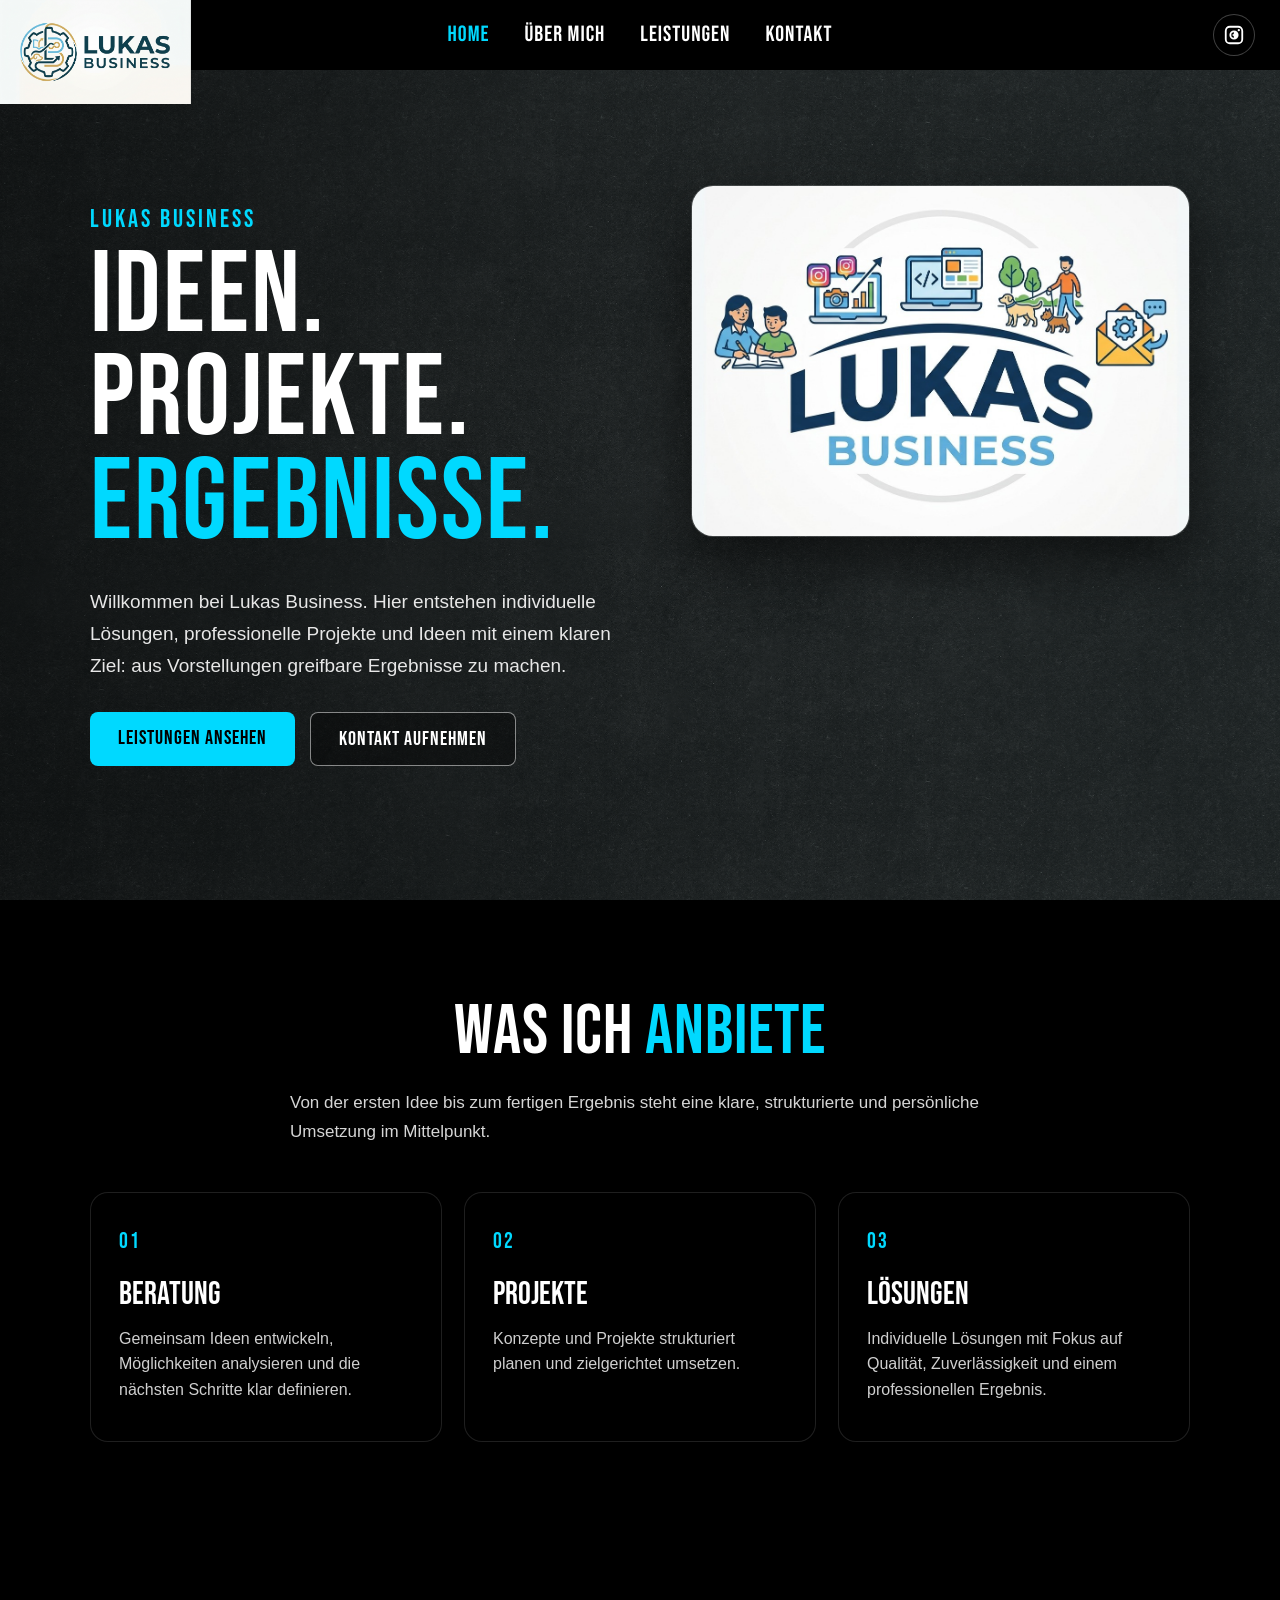
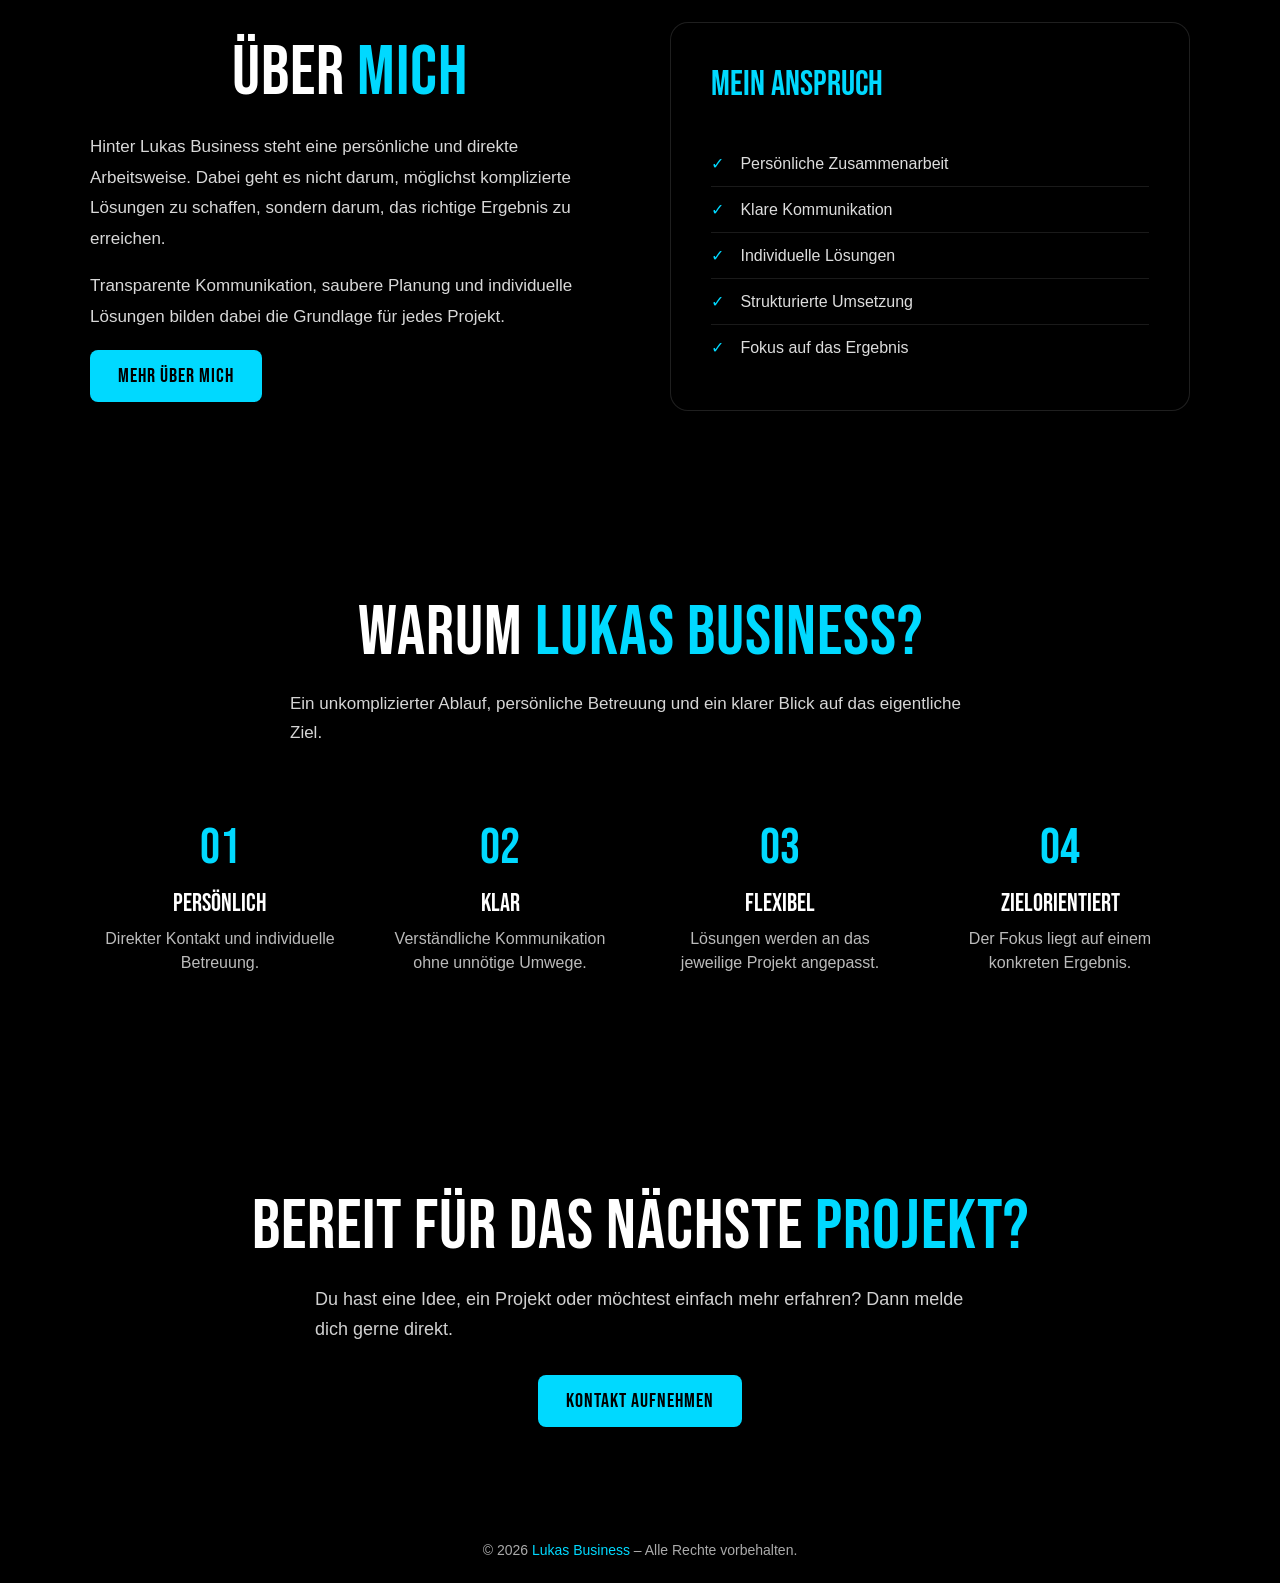
<file: index.html>
<!DOCTYPE html>

<html lang="de">
<head>

  <meta charset="UTF-8">

  <meta name="viewport" content="width=device-width, initial-scale=1.0">

  <title>Lukas Business</title>

  <link rel="icon" type="image/jpg" href="tabbild.jpg">

  <link rel="preconnect" href="https://fonts.googleapis.com">
  <link rel="preconnect" href="https://fonts.gstatic.com" crossorigin>

  <link
    href="https://fonts.googleapis.com/css2?family=Bebas+Neue&display=swap"
    rel="stylesheet"
  >

  <style>

    /* =========================
       GRUNDLAGEN
    ========================= */

    * {
      box-sizing: border-box;
    }

    html {
      scroll-behavior: smooth;
      margin: 0;
      padding: 0;
      background-color: #000;
    }

    body {
      margin: 0;
      padding: 0;

      font-family: Arial, sans-serif;

      background-color: #000;
      background-image: url("backgroundimage.jpg");
      background-size: cover;
      background-position: center;
      background-attachment: fixed;
      background-repeat: no-repeat;

      min-height: 100vh;

      color: white;
      color-scheme: dark;

      -webkit-font-smoothing: antialiased;
      text-rendering: optimizeLegibility;
    }

    /* =========================
       LINKS
    ========================= */

    a {
      -webkit-tap-highlight-color: transparent;
      -webkit-touch-callout: none;
      -webkit-user-select: none;
      user-select: none;
    }

    a:focus,
    a:active,
    a:visited {
      outline: none;
      text-decoration: none;
    }

    /* =========================
       NAVIGATION
    ========================= */

    nav {
      position: fixed;

      top: 0;
      left: 0;

      z-index: 1000;

      width: 100%;
      height: 70px;

      background-color: rgba(0, 0, 0, 0.75);

      padding: 0 30px;

      display: flex;
      align-items: center;
    }

    nav ul {
      list-style: none;

      display: flex;

      justify-content: center;
      align-items: center;

      gap: 35px;

      width: 100%;

      margin: 0;
      padding: 0;
    }

    nav li {
      margin: 0;
      padding: 0;
    }

    nav a {
      display: inline-block;

      font-family: "Bebas Neue", sans-serif;

      text-decoration: none;
      color: white;

      font-size: 22px;
      line-height: 70px;

      letter-spacing: 1px;

      font-weight: 400;
      font-style: normal;

      font-synthesis: none;
      font-variation-settings: normal;

      -webkit-tap-highlight-color: transparent;
      -webkit-font-smoothing: antialiased;

      text-rendering: geometricPrecision;

      transition: color 0.25s ease;

      outline: none;
    }

    nav a:hover {
      color: #00d9ff;
    }

    nav a:focus,
    nav a:active {
      outline: none;
      text-decoration: none;
    }

    nav a.active {
      color: #00d9ff;
    }

    /* =========================
       INSTAGRAM IM MENÜ
    ========================= */

    .instagram-link {
      position: absolute;

      top: 50%;
      right: 25px;

      transform: translateY(-50%);

      width: 42px;
      height: 42px;

      display: flex;
      align-items: center;
      justify-content: center;

      color: white;

      text-decoration: none;

      border: 1px solid rgba(255, 255, 255, 0.25);
      border-radius: 50%;

      background: rgba(0, 0, 0, 0.35);

      transition:
        color 0.25s ease,
        border-color 0.25s ease,
        background-color 0.25s ease;

      z-index: 1002;

      outline: none;
    }

    .instagram-link svg {
      width: 22px;
      height: 22px;

      display: block;

      fill: currentColor;
    }

    .instagram-link:hover {
      color: #00d9ff;

      border-color: #00d9ff;

      background: rgba(0, 0, 0, 0.65);
    }

    .instagram-link:focus,
    .instagram-link:active,
    .instagram-link:visited {
      outline: none;
      text-decoration: none;
    }

    /* =========================
       LOGO
    ========================= */

    .logo {
      position: absolute;

      top: 0;
      left: 0;

      width: 250px;
      height: 104px;

      object-fit: contain;
      object-position: left center;

      display: block;

      z-index: 1001;

      pointer-events: none;
    }

    /* =========================
       HERO / HOME
    ========================= */

    .hero {
      min-height: calc(100svh - 70px);

      display: flex;
      align-items: center;

      position: relative;

      overflow: hidden;

      margin-top: 70px;
    }

    .hero::before {
      content: "";

      position: absolute;

      inset: 0;

      background:
        linear-gradient(
          90deg,
          rgba(0, 0, 0, 0.55) 0%,
          rgba(0, 0, 0, 0.35) 45%,
          rgba(0, 0, 0, 0.15) 100%
        );

      z-index: 0;
    }

    .hero-content {
      position: relative;

      z-index: 1;

      width: min(1100px, 90%);

      margin: 0 auto;

      padding: 30px 0;

      display: grid;

      grid-template-columns: 1.05fr 0.95fr;

      align-items: center;

      gap: 50px;
    }

    /* =========================
       HERO BILD
    ========================= */

    .hero-image {
      width: 100%;

      max-width: 520px;

      justify-self: end;

      display: block;

      transform: translateY(-124px);

      border-radius: 22px;

      object-fit: cover;

      box-shadow:
        0 25px 60px rgba(0, 0, 0, 0.55);

      border: 1px solid rgba(255, 255, 255, 0.15);
    }

    /* =========================
       HERO TEXT
    ========================= */

    .hero-small {
      font-family: "Bebas Neue", sans-serif;

      color: #00d9ff;

      font-size: 25px;

      letter-spacing: 3px;

      margin-bottom: 10px;
    }

    .hero h1 {
      font-family: "Bebas Neue", sans-serif;

      font-size: clamp(60px, 9vw, 120px);

      line-height: 0.9;

      font-weight: 400;

      letter-spacing: 2px;

      margin: 0;

      max-width: 900px;
    }

    .hero h1 span {
      color: #00d9ff;
    }

    .hero-text {
      max-width: 650px;

      font-size: 19px;

      line-height: 1.7;

      color: #e7e7e7;

      margin: 30px 0;
    }

    /* =========================
       BUTTONS
    ========================= */

    .buttons {
      display: flex;

      gap: 15px;

      flex-wrap: wrap;
    }

    .button {
      display: inline-block;

      padding: 14px 28px;

      border-radius: 8px;

      text-decoration: none;

      font-family: "Bebas Neue", sans-serif;

      font-size: 20px;

      letter-spacing: 1px;

      font-weight: 400;

      transition:
        background-color 0.3s ease,
        color 0.3s ease,
        border-color 0.3s ease,
        transform 0.3s ease;

      -webkit-tap-highlight-color: transparent;

      outline: none;
    }

    .button-primary {
      background: #00d9ff;

      color: black;
    }

    .button-primary:hover {
      background: white;

      transform: translateY(-2px);
    }

    .button-primary:focus,
    .button-primary:active,
    .button-primary:visited {
      outline: none;

      font-weight: 400;

      text-decoration: none;
    }

    .button-secondary {
      color: white;

      border: 1px solid rgba(255, 255, 255, 0.5);

      background: rgba(0, 0, 0, 0.35);
    }

    .button-secondary:hover {
      border-color: #00d9ff;

      color: #00d9ff;

      transform: translateY(-2px);
    }

    .button-secondary:focus,
    .button-secondary:active,
    .button-secondary:visited {
      outline: none;

      font-weight: 400;

      text-decoration: none;
    }

    /* =========================
       ALLGEMEINE SEKTIONEN
    ========================= */

    section {
      padding: 90px 20px;

      position: relative;
    }

    .section-container {
      width: min(1100px, 100%);

      margin: auto;
    }

    .section-title {
      font-family: "Bebas Neue", sans-serif;

      font-size: clamp(42px, 6vw, 70px);

      font-weight: 400;

      margin: 0 0 15px;

      letter-spacing: 1px;
      text-align: center;
    }

    .section-title span {
      color: #00d9ff;
    }

    .section-intro {
      max-width: 700px;

      color: #d5d5d5;

      font-size: 17px;

      line-height: 1.7;
      

      margin: 0 auto 45px;
    }

    /* =========================
       LEISTUNGEN
    ========================= */

    .services-section {
      background: rgba(0, 0, 0, 0.58);

      backdrop-filter: blur(8px);

      -webkit-backdrop-filter: blur(8px);
    }

    .cards {
      display: grid;

      grid-template-columns: repeat(3, 1fr);

      gap: 22px;
    }

    .card {
      background: rgba(0, 0, 0, 0.65);

      border: 1px solid rgba(255, 255, 255, 0.12);

      border-radius: 18px;

      padding: 35px 28px;

      min-height: 250px;

      transition:
        transform 0.3s ease,
        border-color 0.3s ease,
        background 0.3s ease;
    }

    .card:hover {
      transform: translateY(-7px);

      border-color: rgba(0, 217, 255, 0.55);

      background: rgba(0, 0, 0, 0.78);
    }

    .card-number {
      font-family: "Bebas Neue", sans-serif;

      color: #00d9ff;

      font-size: 22px;

      letter-spacing: 2px;
    }

    .card h3 {
      font-family: "Bebas Neue", sans-serif;

      font-size: 32px;

      font-weight: 400;

      margin: 20px 0 12px;
    }

    .card p {
      color: #cfcfcf;

      line-height: 1.6;

      margin: 0;
    }

    /* =========================
       ÜBER MICH
    ========================= */

    .about-section {
      background: rgba(0, 0, 0, 0.35);
    }

    .about-grid {
      display: grid;

      grid-template-columns: 1fr 1fr;

      gap: 60px;

      align-items: center;
    }

    .about-text p {
      color: #d8d8d8;

      line-height: 1.8;

      font-size: 17px;
    }

    .about-box {
      background: rgba(0, 0, 0, 0.68);

      border-radius: 18px;

      padding: 40px;

      border: 1px solid rgba(255, 255, 255, 0.12);

      backdrop-filter: blur(8px);

      -webkit-backdrop-filter: blur(8px);
    }

    .about-box h3 {
      font-family: "Bebas Neue", sans-serif;

      color: #00d9ff;

      font-size: 35px;

      font-weight: 400;

      margin-top: 0;
    }

    .about-box ul {
      list-style: none;

      padding: 0;

      margin: 0;
    }

    .about-box li {
      padding: 13px 0;

      border-bottom: 1px solid rgba(255, 255, 255, 0.1);

      color: #ddd;
    }

    .about-box li:last-child {
      border-bottom: none;
    }

    .about-box li::before {
      content: "✓";

      color: #00d9ff;

      margin-right: 12px;
    }

    /* =========================
       VORTEILE
    ========================= */

    .advantages-section {
      background: rgba(0, 0, 0, 0.62);

      backdrop-filter: blur(8px);

      -webkit-backdrop-filter: blur(8px);
    }

    .advantages {
      display: grid;

      grid-template-columns: repeat(4, 1fr);

      gap: 20px;
    }

    .advantage {
      text-align: center;

      padding: 30px 15px;
    }

    .advantage-number {
      font-family: "Bebas Neue", sans-serif;

      font-size: 50px;

      color: #00d9ff;

      line-height: 1;
    }

    .advantage h3 {
      font-family: "Bebas Neue", sans-serif;

      font-size: 25px;

      font-weight: 400;

      margin: 15px 0 8px;
    }

    .advantage p {
      color: #bbb;

      line-height: 1.5;

      margin: 0;
    }

    /* =========================
       CTA
    ========================= */

    .cta-section {
      text-align: center;

      background:
        linear-gradient(
          rgba(0, 0, 0, 0.75),
          rgba(0, 0, 0, 0.82)
        );
    }

    .cta-section .section-container {
      max-width: 850px;
    }

    .cta-section p {
      color: #d0d0d0;

      font-size: 18px;

      line-height: 1.7;

      margin: 0 auto 30px;

      max-width: 650px;
      text-align: left;
    }

    /* =========================
       FOOTER
    ========================= */

    footer {
      background: rgba(0, 0, 0, 0.82);

      padding: 25px 20px;

      text-align: center;

      color: #aaa;

      font-size: 14px;
    }

    footer span {
      color: #00d9ff;
    }

    /* =========================
       TABLET / MOBILE
    ========================= */

    @media (max-width: 700px) {

      body {
        background-attachment: scroll;

        background-position: center top;
      }

      /* =========================
         MOBILE NAVIGATION
      ========================= */

      nav {
        height: 60px;

        padding: 0 8px;
      }

      nav ul {
        display: flex;

        flex-direction: row;

        justify-content: flex-end;

        align-items: center;

        gap: 10px;

        width: 100%;

        margin: 0;

        padding: 0 48px 0 90px;
      }

      nav a {
        font-size: 16px;

        line-height: 60px;

        letter-spacing: 0;

        font-weight: 400;
      }

      nav a:hover {
        color: #00d9ff;
      }

      nav a.active {
        color: #00d9ff;
      }

      /* =========================
         MOBILE INSTAGRAM
      ========================= */

      .instagram-link {
        width: 36px;
        height: 36px;

        right: 8px;
      }

      .instagram-link svg {
        width: 19px;
        height: 19px;
      }

      /* =========================
         MOBILE LOGO
      ========================= */

      .logo {
        top: 0;

        left: 0;

        width: 135px;

        height: 58px;

        object-fit: contain;

        object-position: left center;
      }

      /* =========================
         MOBILE HERO
      ========================= */

      .hero {
        min-height: auto;

        margin-top: 60px;

        padding: 40px 0 60px;
      }

      .hero-content {
        width: calc(100% - 36px);

        max-width: 500px;

        margin: 0 auto;

        padding: 20px 0;

        display: flex;

        flex-direction: column;

        gap: 35px;

        align-items: center;
      }

      .hero-text-content {
        width: 100%;

        text-align: center;
      }

      .hero-small {
        font-size: 19px;

        letter-spacing: 2px;

        margin-bottom: 12px;
      }

      .hero h1 {
        font-size: clamp(52px, 15vw, 72px);

        line-height: 0.9;

        letter-spacing: 1px;
      }

      .hero-text {
        max-width: 100%;

        font-size: 16px;

        line-height: 1.65;

        margin: 25px 0;
      }

      .buttons {
        width: 100%;

        display: flex;

        flex-direction: column;

        gap: 12px;
      }

      .button {
        width: 100%;

        text-align: center;

        padding: 14px 20px;

        font-size: 19px;
      }

      .hero-image {
        order: 2;

        justify-self: center;

        width: 100%;

        max-width: 360px;

        transform: none;

        border-radius: 18px;
      }

      /* =========================
         LEISTUNGEN
      ========================= */

      .cards {
        grid-template-columns: 1fr;

        gap: 18px;
      }

      .card {
        min-height: auto;

        padding: 28px 22px;
      }

      /* =========================
         ÜBER MICH
      ========================= */

      .about-grid {
        grid-template-columns: 1fr;

        gap: 35px;
      }

      .about-box {
        padding: 30px 24px;
      }

      /* =========================
         VORTEILE
      ========================= */

      .advantages {
        grid-template-columns: repeat(2, 1fr);

        gap: 10px;
      }

      .advantage {
        padding: 25px 10px;
      }

      /* =========================
         ALLGEMEINE SEKTIONEN
      ========================= */

      section {
        padding: 70px 20px;
      }

      .section-intro {
        font-size: 16px;

        margin-bottom: 35px;
      }

      .about-text p {
        font-size: 16px;
      }

      .cta-section p {
        font-size: 16px;
      }
    }

    /* =========================
       SEHR KLEINE HANDYS
    ========================= */

    @media (max-width: 450px) {

      /* =========================
         INSTAGRAM
      ========================= */

      .instagram-link {
        width: 34px;
        height: 34px;

        right: 7px;
      }

      .instagram-link svg {
        width: 18px;
        height: 18px;
      }

      /* =========================
         NAVIGATION
      ========================= */

      nav {
        height: 50px;

        padding: 0 6px;
      }

      nav ul {
        gap: 7px;

        padding: 0 42px 0 75px;
      }

      nav a {
        font-size: 14px;

        line-height: 50px;

        letter-spacing: 0;

        font-weight: 400;
      }

      nav a:hover {
        color: #00d9ff;
      }

      nav a.active {
        color: #00d9ff;
      }

      /* =========================
         LOGO
      ========================= */

      .logo {
        width: 110px;

        height: 48px;
      }

      /* =========================
         HERO
      ========================= */

      .hero {
        margin-top: 50px;

        padding: 30px 0 50px;
      }

      .hero-content {
        width: calc(100% - 30px);

        gap: 30px;

        padding: 20px 0;
      }

      .hero h1 {
        font-size: 54px;

        line-height: 0.9;
      }

      .hero-small {
        font-size: 17px;

        letter-spacing: 1.5px;
      }

      .hero-text {
        font-size: 15px;

        line-height: 1.6;

        margin: 22px 0;
      }

      .hero-image {
        max-width: 320px;

        border-radius: 16px;
      }

      /* =========================
         BUTTONS
      ========================= */

      .buttons {
        gap: 10px;
      }

      .button {
        width: 100%;

        font-size: 18px;

        padding: 13px 18px;
      }

      /* =========================
         SEKTIONEN
      ========================= */

      section {
        padding: 60px 15px;
      }

      .section-title {
        font-size: 42px;
      }

      .section-intro {
        font-size: 15px;

        line-height: 1.65;
      }

      /* =========================
         LEISTUNGEN
      ========================= */

      .card {
        padding: 25px 20px;

        border-radius: 16px;
      }

      .card h3 {
        font-size: 29px;
      }

      .card p {
        font-size: 15px;

        line-height: 1.6;
      }

      /* =========================
         ÜBER MICH
      ========================= */

      .about-box {
        padding: 25px 20px;

        border-radius: 16px;
      }

      .about-text p {
        font-size: 15px;

        line-height: 1.7;
      }

      /* =========================
         VORTEILE
      ========================= */

      .advantages {
        grid-template-columns: 1fr;

        gap: 5px;
      }

      .advantage {
        padding: 22px 10px;
      }

      /* =========================
         FOOTER
      ========================= */

      footer {
        padding: 18px 12px;

        font-size: 12px;

        line-height: 1.5;
      }
    }

  </style>

</head>

<body>


  <!-- =========================
       NAVIGATION
  ========================= -->

  <nav>

    <img
      src="logoone.png"
      alt="Lukas Business Logo"
      class="logo"
    >


    <!-- INSTAGRAM -->

    <a
      class="instagram-link"
      href="https://www.instagram.com/eduki.luki/"
      target="_blank"
      rel="noopener noreferrer"
      aria-label="Instagram"
      title="Instagram"
    >

      <svg
        viewBox="0 0 24 24"
        aria-hidden="true"
      >

        <path d="M7.5 2h9A5.5 5.5 0 0 1 22 7.5v9a5.5 5.5 0 0 1-5.5 5.5h-9A5.5 5.5 0 0 1 2 16.5v-9A5.5 5.5 0 0 1 7.5 2zm0 2A3.5 3.5 0 0 0 4 7.5v9A3.5 3.5 0 0 0 7.5 20h9a3.5 3.5 0 0 0 3.5-3.5v-9A3.5 3.5 0 0 0 16.5 4h-9zm9.75 1.5a1.25 1.25 0 1 1 0 2.5 1.25 1.25 0 0 1 0-2.5zM12 7a5 5 0 1 1 0 10 5 5 0 0 1 0-10zm0 2a3 3 0 1 0 0 6 3 3 0 0 0-3-3 3 3 0 0 0 3-3z"/>

      </svg>

    </a>


    <ul>

      <li>
        <a
          href="index.html"
          class="active"
          aria-current="page"
        >
          Home
        </a>
      </li>

      <li>
        <a href="about.html">
          Über mich
        </a>
      </li>

      <li>
        <a href="services.html">
          Leistungen
        </a>
      </li>

      <li>
        <a href="contact.html">
          Kontakt
        </a>
      </li>

    </ul>

  </nav>


  <!-- =========================
       HERO
  ========================= -->

  <main>

    <section class="hero">

      <div class="hero-content">

        <div class="hero-text-content">

          <div class="hero-small">
            LUKAS BUSINESS
          </div>

          <h1>
            Ideen.<br>
            Projekte.<br>
            <span>Ergebnisse.</span>
          </h1>

          <p class="hero-text">

            Willkommen bei Lukas Business. Hier entstehen individuelle
            Lösungen, professionelle Projekte und Ideen mit einem klaren
            Ziel: aus Vorstellungen greifbare Ergebnisse zu machen.

          </p>

          <div class="buttons">

            <a
              href="services.html"
              class="button button-primary"
            >
              Leistungen ansehen
            </a>

            <a
              href="contact.html"
              class="button button-secondary"
            >
              Kontakt aufnehmen
            </a>

          </div>

        </div>


        <!-- =========================
             BUSINESSBILD
        ========================= -->

        <img
          src="lukasbusinessbild.jpg"
          alt="Lukas Business"
          class="hero-image"
        >

      </div>

    </section>


    <!-- =========================
         LEISTUNGEN
    ========================= -->

    <section class="services-section">

      <div class="section-container">

        <h2 class="section-title">
          Was ich <span>anbiete</span>
        </h2>

        <p class="section-intro">

          Von der ersten Idee bis zum fertigen Ergebnis steht eine
          klare, strukturierte und persönliche Umsetzung im Mittelpunkt.

        </p>

        <div class="cards">

          <div class="card">

            <div class="card-number">
              01
            </div>

            <h3>
              Beratung
            </h3>

            <p>
              Gemeinsam Ideen entwickeln, Möglichkeiten analysieren
              und die nächsten Schritte klar definieren.
            </p>

          </div>


          <div class="card">

            <div class="card-number">
              02
            </div>

            <h3>
              Projekte
            </h3>

            <p>
              Konzepte und Projekte strukturiert planen und
              zielgerichtet umsetzen.
            </p>

          </div>


          <div class="card">

            <div class="card-number">
              03
            </div>

            <h3>
              Lösungen
            </h3>

            <p>
              Individuelle Lösungen mit Fokus auf Qualität,
              Zuverlässigkeit und einem professionellen Ergebnis.
            </p>

          </div>

        </div>

      </div>

    </section>


    <!-- =========================
         ÜBER MICH
    ========================= -->

    <section class="about-section">

      <div class="section-container">

        <div class="about-grid">

          <div class="about-text">

            <h2 class="section-title">
              Über <span>mich</span>
            </h2>

            <p>

              Hinter Lukas Business steht eine persönliche und
              direkte Arbeitsweise. Dabei geht es nicht darum,
              möglichst komplizierte Lösungen zu schaffen,
              sondern darum, das richtige Ergebnis zu erreichen.

            </p>

            <p>

              Transparente Kommunikation, saubere Planung und
              individuelle Lösungen bilden dabei die Grundlage
              für jedes Projekt.

            </p>

            <a
              href="about.html"
              class="button button-primary"
            >
              Mehr über mich
            </a>

          </div>


          <div class="about-box">

            <h3>
              Mein Anspruch
            </h3>

            <ul>

              <li>
                Persönliche Zusammenarbeit
              </li>

              <li>
                Klare Kommunikation
              </li>

              <li>
                Individuelle Lösungen
              </li>

              <li>
                Strukturierte Umsetzung
              </li>

              <li>
                Fokus auf das Ergebnis
              </li>

            </ul>

          </div>

        </div>

      </div>

    </section>


    <!-- =========================
         VORTEILE
    ========================= -->

    <section class="advantages-section">

      <div class="section-container">

        <h2 class="section-title">
          Warum <span>Lukas Business?</span>
        </h2>

        <p class="section-intro">

          Ein unkomplizierter Ablauf, persönliche Betreuung und
          ein klarer Blick auf das eigentliche Ziel.

        </p>

        <div class="advantages">

          <div class="advantage">

            <div class="advantage-number">
              01
            </div>

            <h3>
              Persönlich
            </h3>

            <p>
              Direkter Kontakt und individuelle Betreuung.
            </p>

          </div>


          <div class="advantage">

            <div class="advantage-number">
              02
            </div>

            <h3>
              Klar
            </h3>

            <p>
              Verständliche Kommunikation ohne unnötige Umwege.
            </p>

          </div>


          <div class="advantage">

            <div class="advantage-number">
              03
            </div>

            <h3>
              Flexibel
            </h3>

            <p>
              Lösungen werden an das jeweilige Projekt angepasst.
            </p>

          </div>


          <div class="advantage">

            <div class="advantage-number">
              04
            </div>

            <h3>
              Zielorientiert
            </h3>

            <p>
              Der Fokus liegt auf einem konkreten Ergebnis.
            </p>

          </div>

        </div>

      </div>

    </section>


    <!-- =========================
         KONTAKT CTA
    ========================= -->

    <section class="cta-section">

      <div class="section-container">

        <h2 class="section-title">
          Bereit für das nächste <span>Projekt?</span>
        </h2>

        <p>

          Du hast eine Idee, ein Projekt oder möchtest einfach
          mehr erfahren? Dann melde dich gerne direkt.

        </p>

        <a
          href="contact.html"
          class="button button-primary"
        >
          Kontakt aufnehmen
        </a>

      </div>

    </section>

  </main>


  <!-- =========================
       FOOTER
  ========================= -->

  <footer>

    © 2026 <span>Lukas Business</span> – Alle Rechte vorbehalten.

  </footer>

</body>
</html>
</file>
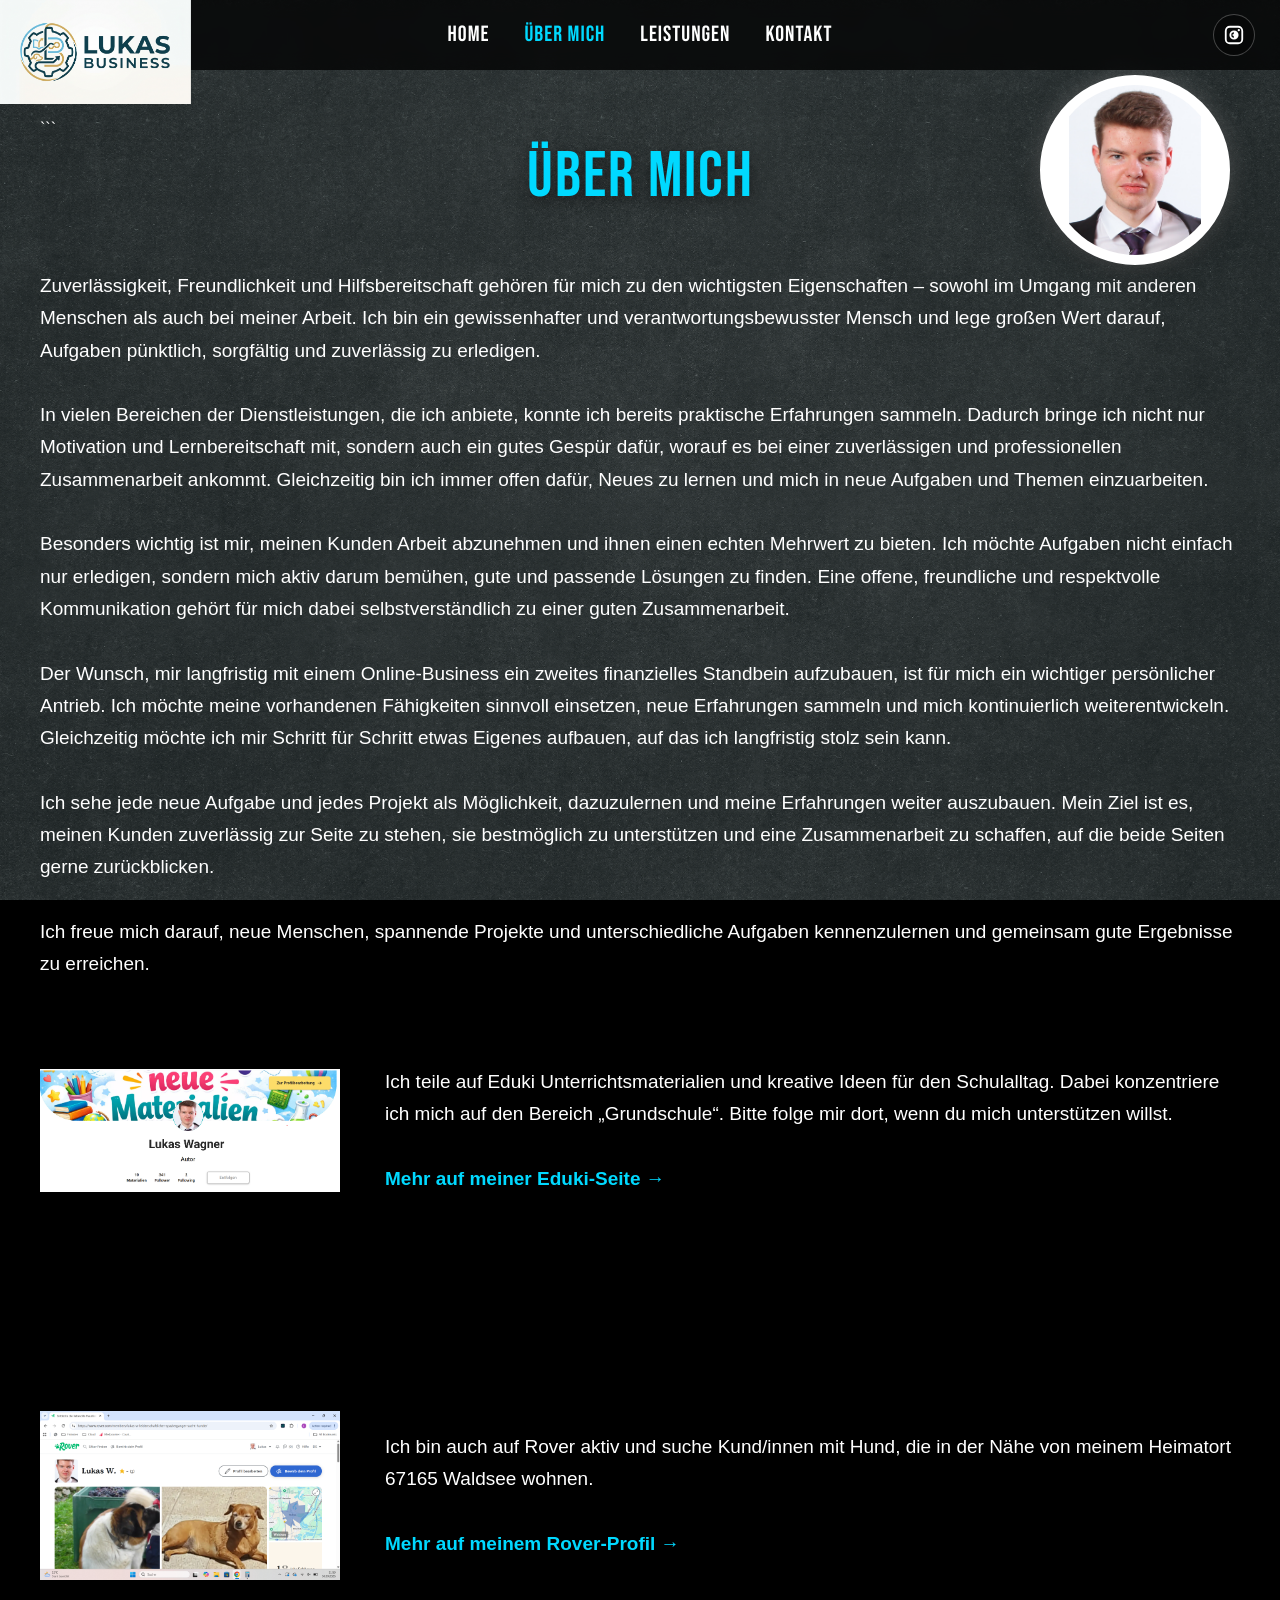
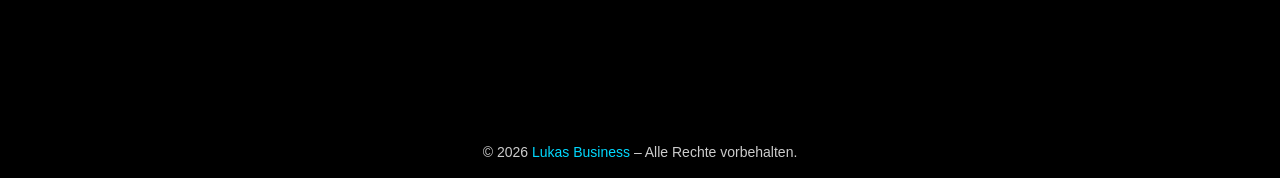
<file: about.html>
<!DOCTYPE html>

<html lang="de">
<head>
  <meta charset="UTF-8">
  <meta name="viewport" content="width=device-width, initial-scale=1.0">

  <title>Über mich | Lukas Business</title>
  <link rel="icon" type="image/jpg" href="tabbild.jpg">

  <link rel="preconnect" href="https://fonts.googleapis.com">
  <link rel="preconnect" href="https://fonts.gstatic.com" crossorigin>
  <link href="https://fonts.googleapis.com/css2?family=Bebas+Neue&display=swap" rel="stylesheet">

  <style>

    * {
      box-sizing: border-box;
    }

    html {
      margin: 0;
      padding: 0;
      min-height: 100%;
      background-color: #000;
      scroll-behavior: smooth;
    }

    body {
      margin: 0;
      padding: 0;
      min-height: 100%;
      font-family: Arial, sans-serif;

      background-color: #000;

      background-image: url("backgroundimage.jpg");
      background-size: cover;
      background-position: center;
      background-attachment: fixed;
      background-repeat: no-repeat;

      min-height: 100vh;
      color: white;

      display: flex;
      flex-direction: column;

      color-scheme: dark;

      -webkit-font-smoothing: antialiased;
      text-rendering: optimizeLegibility;
    }


    /* =========================
       LINKS
    ========================= */

    a {
      -webkit-tap-highlight-color: transparent;
      -webkit-touch-callout: none;
      -webkit-user-select: none;
      user-select: none;
    }

    a:focus,
    a:active,
    a:visited {
      outline: none;
    }


    /* =========================
       NAVIGATION
    ========================= */

    nav {
      position: fixed;
      top: 0;
      left: 0;

      z-index: 1000;

      width: 100%;
      height: 70px;

      background-color: rgba(0, 0, 0, 0.75);

      padding: 0 30px;

      display: flex;
      align-items: center;

      backdrop-filter: blur(8px);
      -webkit-backdrop-filter: blur(8px);
    }


    nav ul {
      list-style: none;

      display: flex;
      justify-content: center;
      align-items: center;

      gap: 35px;

      width: 100%;

      margin: 0;
      padding: 0;
    }


    nav li {
      margin: 0;
      padding: 0;
    }


    /* =========================
       MENÜPUNKTE
    ========================= */

    nav a {
      font-family: "Bebas Neue", sans-serif;

      text-decoration: none;
      color: white;

      font-size: 22px;
      line-height: 70px;

      letter-spacing: 1px;

      font-weight: normal;

      font-synthesis: none;
      font-variation-settings: normal;

      -webkit-tap-highlight-color: transparent;

      transition: none;

      outline: none;

      -webkit-font-smoothing: antialiased;
      text-rendering: geometricPrecision;
    }


    nav a:hover,
    nav a:focus,
    nav a:active,
    nav a.active {
      color: #00d9ff;

      font-weight: normal;

      letter-spacing: 1px;

      outline: none;
    }


    nav a:focus-visible {
      outline: none;
    }


    /* =========================
       INSTAGRAM IM MENÜ
    ========================= */

    .instagram-link {
      position: absolute;

      top: 50%;
      right: 25px;

      transform: translateY(-50%);

      width: 42px;
      height: 42px;

      display: flex;

      align-items: center;
      justify-content: center;

      color: white;

      text-decoration: none;

      border: 1px solid rgba(255, 255, 255, 0.25);

      border-radius: 50%;

      background: rgba(0, 0, 0, 0.35);

      transition:
        color 0.25s ease,
        border-color 0.25s ease,
        background-color 0.25s ease;

      z-index: 1002;

      outline: none;
    }


    .instagram-link svg {
      width: 22px;
      height: 22px;

      display: block;

      fill: currentColor;
    }


    .instagram-link:hover {
      color: #00d9ff;

      border-color: #00d9ff;

      background: rgba(0, 0, 0, 0.65);
    }


    .instagram-link:focus,
    .instagram-link:active,
    .instagram-link:visited {
      outline: none;
      text-decoration: none;
    }


    /* =========================
       LOGO
    ========================= */

    .logo {
      position: absolute;

      top: 0;
      left: 0;

      width: 250px;
      height: 104px;

      object-fit: contain;
      object-position: left center;

      display: block;

      z-index: 1001;
      pointer-events: none;
    }


    /* =========================
       ÜBER MICH
    ========================= */

    .about {
      flex: 1;

      position: relative;

      width: 100%;
      max-width: 1250px;

      margin: 0 auto;

      padding: 120px 25px 80px;
    }


    .about h2 {
      font-family: "Bebas Neue", sans-serif;

      font-size: 64px;
      font-weight: normal;

      letter-spacing: 2px;

      margin: 0 0 55px;

      color: #00d9ff;

      text-align: center;

      text-shadow:
        0 4px 15px rgba(0, 0, 0, 0.5);
    }


    /* =========================
       MEIN BILD
    ========================= */

    .about-me-image {
      position: absolute;

      top: 75px;
      right: 35px;

      width: 190px;
      height: 190px;

      object-fit: contain;
      object-position: center center;

      border-radius: 50%;

      border: 5px solid white;

      background-color: white;

      box-shadow:
        0 0 25px rgba(255, 255, 255, 0.25),
        0 8px 25px rgba(0, 0, 0, 0.5);

      padding: 5px;

      display: block;
    }


    /* =========================
       PERSÖNLICHER TEXT
    ========================= */

    .about > .about-box {
      padding-right: 0px;
    }


    /* =========================
       INSTAGRAM UNTER ÜBER MICH
    ========================= */

    .about-instagram-wrapper {
      margin-top: 25px;
    }


    .about-instagram {
      display: inline-flex;

      align-items: center;
      justify-content: center;

      width: 42px;
      height: 42px;

      color: white;

      text-decoration: none;

      border: 1px solid rgba(255, 255, 255, 0.25);

      border-radius: 50%;

      background: rgba(0, 0, 0, 0.35);

      transition:
        color 0.25s ease,
        border-color 0.25s ease,
        background-color 0.25s ease;

      outline: none;
    }


    .about-instagram svg {
      width: 22px;
      height: 22px;

      display: block;

      fill: currentColor;
    }


    .about-instagram:hover {
      color: #00d9ff;

      border-color: #00d9ff;

      background: rgba(0, 0, 0, 0.65);
    }


    .about-instagram:focus,
    .about-instagram:active,
    .about-instagram:visited {
      outline: none;
      text-decoration: none;
    }


    /* =========================
       EDUKI + ROVER
    ========================= */

    .about-columns {
      display: flex;

      flex-direction: column;

      gap: 65px;

      width: 100%;
    }


    .about-box {
      width: 100%;
      min-width: 0;

      padding: 0;

      display: block;
    }


    /* =========================
       EDUKI + ROVER BEREICH
    ========================= */

    .eduki-section {
      display: flex;

      align-items: center;

      gap: 45px;

      width: 100%;
    }


    .eduki-image {
      width: 300px;
      height: 300px;

      flex: 0 0 300px;

      object-fit: contain;

      border-radius: 20px;

      background: transparent;

      padding: 0;

      box-shadow:
        0 8px 25px rgba(0, 0, 0, 0.4);

      display: block;
    }


    .eduki-text {
      flex: 1;
      min-width: 0;

      width: 100%;
    }


    /* =========================
       TEXT
    ========================= */

    .about-text {
      width: 100%;

      margin: 0;
      padding: 0;

      font-family: Arial, sans-serif;

      font-size: 19px;
      font-weight: normal;
      font-style: normal;

      text-align: left;

      line-height: 1.7;

      color: white;

      max-width: none;
    }


    .about-text a {
      color: #00d9ff;

      font-family: Arial, sans-serif;

      font-size: inherit;

      font-weight: bold;

      text-decoration: none;

      transition: color 0.3s ease;
    }


    .about-text a:hover {
      color: white;
    }


    /* =========================
       ROVER
    ========================= */

    .rover-text {
      width: 100%;
      max-width: none;

      padding-left: 0;
    }


    /* =========================
       FOOTER
    ========================= */

    footer {
      width: 100%;

      background-color: rgba(0, 0, 0, 0.75);

      text-align: center;

      padding: 18px 20px;

      font-size: 14px;

      color: #ccc;

      font-weight: normal;

      backdrop-filter: blur(8px);
      -webkit-backdrop-filter: blur(8px);
    }


    /* =========================
       LUKAS BUSINESS IM FOOTER
    ========================= */

    .footer-brand {
      color: #00d9ff;

      font-weight: normal;
    }


    /* =========================
       TABLET
    ========================= */

    @media (max-width: 1100px) {

      .logo {
        width: 210px;
        height: 88px;
      }


      .about-me-image {
        width: 160px;
        height: 160px;

        top: 50px;
        right: 25px;
      }


      .about > .about-box {
        padding-right: 190px;
      }


      .eduki-section {
        gap: 30px;
      }


      .eduki-image {
        width: 250px;
        height: 250px;

        flex: 0 0 250px;
      }


      .rover-text {
        padding-left: 0;
      }

    }


    /* =========================
       MOBILE
    ========================= */

    @media (max-width: 700px) {

      nav {
        height: 60px;

        padding: 0 10px;
      }


      nav ul {
        display: flex;

        flex-direction: row;

        justify-content: flex-end;
        align-items: center;

        gap: 14px;

        width: 100%;

        margin: 0;

        padding: 0 48px 0 100px;
      }


      nav a {
        font-size: 17px;

        line-height: 60px;

        letter-spacing: 0.5px;

        font-weight: normal;
      }


      nav a:hover,
      nav a:focus,
      nav a:active,
      nav a.active {
        letter-spacing: 0.5px;

        font-weight: normal;
      }


      /* =========================
         MOBILE INSTAGRAM MENÜ
      ========================= */

      .instagram-link {
        width: 36px;
        height: 36px;

        right: 8px;
      }


      .instagram-link svg {
        width: 19px;
        height: 19px;
      }


      /* =========================
         MOBILE LOGO
      ========================= */

      .logo {
        top: 0;
        left: 0;

        width: 150px;
        height: 62px;

        object-fit: contain;
        object-position: left center;
      }


      /* =========================
         ÜBER MICH
      ========================= */

      .about {
        padding: 80px 20px 60px;
      }


      .about h2 {
        font-size: 48px;

        margin-bottom: 40px;

        text-align: center;
      }


      /* Bild auf Mobile normal im Seitenfluss */

      .about-me-image {
        position: relative;

        top: auto;
        right: auto;

        display: block;

        width: 155px;
        height: 155px;

        margin: -10px 0 30px auto;

        border-width: 5px;

        background-color: white;
      }


      /* Auf Mobile kein unnötiger rechter Abstand */

      .about > .about-box {
        padding-right: 0;
      }


      /* =========================
         INSTAGRAM MOBILE
      ========================= */

      .about-instagram {
        width: 36px;
        height: 36px;
      }


      .about-instagram svg {
        width: 19px;
        height: 19px;
      }


      .about-instagram-wrapper {
        margin-top: 20px;
      }


      .about-columns {
        display: flex;

        flex-direction: column;

        gap: 50px;
      }


      .about-box {
        width: 100%;
      }


      .eduki-section {
        flex-direction: column;

        align-items: flex-start;

        gap: 25px;

        width: 100%;
      }


      .eduki-image {
        width: 220px;
        height: 220px;

        flex: 0 0 220px;
      }


      .eduki-text {
        width: 100%;
      }


      .about-text {
        font-size: 17px;

        line-height: 1.7;

        width: 100%;
      }


      .rover-text {
        padding-left: 0;
      }

    }


    /* =========================
       SEHR KLEINE HANDYS
    ========================= */

    @media (max-width: 450px) {

      nav {
        padding: 0 8px;
      }


      nav ul {
        gap: 9px;

        padding-left: 75px;
        padding-right: 42px;
      }


      nav a {
        font-size: 15px;

        letter-spacing: 0;

        font-weight: normal;
      }


      nav a:hover,
      nav a:focus,
      nav a:active,
      nav a.active {
        letter-spacing: 0;

        font-weight: normal;
      }


      /* =========================
         INSTAGRAM MENÜ
      ========================= */

      .instagram-link {
        width: 34px;
        height: 34px;

        right: 7px;
      }


      .instagram-link svg {
        width: 18px;
        height: 18px;
      }


      /* =========================
         LOGO
      ========================= */

      .logo {
        width: 120px;
        height: 50px;
      }


      /* =========================
         ÜBER MICH
      ========================= */

      .about {
        padding-left: 15px;
        padding-right: 15px;
      }


      .about h2 {
        font-size: 42px;

        text-align: center;
      }


      .about-me-image {
        width: 135px;
        height: 135px;

        margin-top: -10px;

        background-color: white;
      }


      /* =========================
         INSTAGRAM SEHR KLEINE HANDYS
      ========================= */

      .about-instagram {
        width: 34px;
        height: 34px;
      }


      .about-instagram svg {
        width: 18px;
        height: 18px;
      }


      .eduki-section {
        flex-direction: column;

        gap: 20px;
      }


      .eduki-image {
        width: 190px;
        height: 190px;

        flex: 0 0 190px;
      }


      .about-text {
        font-size: 16px;

        line-height: 1.7;
      }


      .rover-text {
        padding-left: 0;
      }


      /* =========================
         FOOTER
      ========================= */

      footer {
        padding: 18px 12px;

        font-size: 12px;

        line-height: 1.5;
      }

    }

  </style>

</head>

<body>

  <!-- =========================
       NAVIGATION
  ========================= -->

  <nav>


<img
  src="logoone.png"
  alt="Lukas Business Logo"
  class="logo"
>


<!-- INSTAGRAM IM MENÜ -->

<a
  class="instagram-link"
  href="https://www.instagram.com/eduki.luki/"
  target="_blank"
  rel="noopener noreferrer"
  aria-label="Instagram"
  title="Instagram"
>

  <svg
    viewBox="0 0 24 24"
    aria-hidden="true"
  >

    <path d="M7.5 2h9A5.5 5.5 0 0 1 22 7.5v9a5.5 5.5 0 0 1-5.5 5.5h-9A5.5 5.5 0 0 1 2 16.5v-9A5.5 5.5 0 0 1 7.5 2zm0 2A3.5 3.5 0 0 0 4 7.5v9A3.5 3.5 0 0 0 7.5 20h9a3.5 3.5 0 0 0 3.5-3.5v-9A3.5 3.5 0 0 0 16.5 4h-9zm9.75 1.5a1.25 1.25 0 1 1 0 2.5 1.25 1.25 0 0 1 0-2.5zM12 7a5 5 0 1 1 0 10 5 5 0 0 1 0-10zm0 2a3 3 0 1 0 0 6 3 3 0 0 0-3-3 3 3 0 0 0 3-3z"/>

  </svg>

</a>


<ul>

  <li>
    <a href="index.html">
      Home
    </a>
  </li>


  <li>
    <a href="about.html" class="active">
      Über mich
    </a>
  </li>


  <li>
    <a href="services.html">
      Leistungen
    </a>
  </li>


  <li>
    <a href="contact.html">
      Kontakt
    </a>
  </li>

</ul>


  </nav>

  <!-- =========================
       ÜBER MICH
  ========================= -->

  <section class="about">

```
<!-- Bild von Lukas -->

<img
  src="bildlukas.png"
  alt="Lukas"
  class="about-me-image"
>


<h2>
  Über mich
</h2>


<!-- =========================
     PERSÖNLICHER TEXT
========================= -->

<div class="about-box">

  <p class="about-text">

    Zuverlässigkeit, Freundlichkeit und Hilfsbereitschaft gehören für mich
    zu den wichtigsten Eigenschaften – sowohl im Umgang mit anderen Menschen
    als auch bei meiner Arbeit. Ich bin ein gewissenhafter und
    verantwortungsbewusster Mensch und lege großen Wert darauf, Aufgaben
    pünktlich, sorgfältig und zuverlässig zu erledigen.

    <br><br>

    In vielen Bereichen der Dienstleistungen, die ich anbiete, konnte ich
    bereits praktische Erfahrungen sammeln. Dadurch bringe ich nicht nur
    Motivation und Lernbereitschaft mit, sondern auch ein gutes Gespür dafür,
    worauf es bei einer zuverlässigen und professionellen Zusammenarbeit
    ankommt. Gleichzeitig bin ich immer offen dafür, Neues zu lernen und mich
    in neue Aufgaben und Themen einzuarbeiten.

    <br><br>

    Besonders wichtig ist mir, meinen Kunden Arbeit abzunehmen und ihnen
    einen echten Mehrwert zu bieten. Ich möchte Aufgaben nicht einfach nur
    erledigen, sondern mich aktiv darum bemühen, gute und passende Lösungen
    zu finden. Eine offene, freundliche und respektvolle Kommunikation gehört
    für mich dabei selbstverständlich zu einer guten Zusammenarbeit.

    <br><br>

    Der Wunsch, mir langfristig mit einem Online-Business ein zweites
    finanzielles Standbein aufzubauen, ist für mich ein wichtiger persönlicher
    Antrieb. Ich möchte meine vorhandenen Fähigkeiten sinnvoll einsetzen,
    neue Erfahrungen sammeln und mich kontinuierlich weiterentwickeln.
    Gleichzeitig möchte ich mir Schritt für Schritt etwas Eigenes aufbauen,
    auf das ich langfristig stolz sein kann.

    <br><br>

    Ich sehe jede neue Aufgabe und jedes Projekt als Möglichkeit, dazuzulernen
    und meine Erfahrungen weiter auszubauen. Mein Ziel ist es, meinen Kunden
    zuverlässig zur Seite zu stehen, sie bestmöglich zu unterstützen und eine
    Zusammenarbeit zu schaffen, auf die beide Seiten gerne zurückblicken.

    <br><br>

    Ich freue mich darauf, neue Menschen, spannende Projekte und
    unterschiedliche Aufgaben kennenzulernen und gemeinsam gute Ergebnisse
    zu erreichen.

  </p>


  <!-- =========================
       INSTAGRAM
  ========================= -->

 
      

  </div>

</div>


<!-- =========================
     EDUKI + ROVER
     UNTEREINANDER
========================= -->

<div class="about-columns">


  <!-- =========================
       EDUKI
  ========================= -->

  <div class="about-box">

    <div class="eduki-section">

      <img
        src="eduki.png"
        alt="Eduki"
        class="eduki-image"
      >


      <div class="eduki-text">

        <p class="about-text">

          Ich teile auf Eduki Unterrichtsmaterialien und kreative Ideen
          für den Schulalltag. Dabei konzentriere ich mich auf den Bereich
          „Grundschule“. Bitte folge mir dort, wenn du mich unterstützen willst.

          <br><br>

          <a
            href="https://eduki.com/de/autor/4473605/lukas-wagner-2001"
            target="_blank"
            rel="noopener noreferrer"
          >
            Mehr auf meiner Eduki-Seite →
          </a>

        </p>

      </div>

    </div>

  </div>


  <!-- =========================
       ROVER
  ========================= -->

  <div class="about-box">

    <div class="eduki-section">

      <img
        src="rover.png"
        alt="Rover"
        class="eduki-image"
      >


      <div class="eduki-text">

        <p class="about-text">

          Ich bin auch auf Rover aktiv und suche Kund/innen mit Hund,
          die in der Nähe von meinem Heimatort 67165 Waldsee wohnen.

          <br><br>

          <a
            href="https://www.rover.com/members/lukas-w-leidenschaftlicher-spazierganger-sucht-hunde/"
            target="_blank"
            rel="noopener noreferrer"
          >
            Mehr auf meinem Rover-Profil →
          </a>

        </p>

      </div>

    </div>

  </div>


</div>


  </section>

  <!-- =========================
       FOOTER
  ========================= -->

  <footer>


© 2026
<span class="footer-brand">
  Lukas Business
</span>
– Alle Rechte vorbehalten.


  </footer>

  <!-- =========================
       HINTERGRUNDBILD VORLADEN
       Reduziert weißen Flash beim Laden
  ========================= -->

  <script>

    const backgroundImage = new Image();

    backgroundImage.src = "backgroundimage.jpg";

  </script>

</body>
</html>
</file>
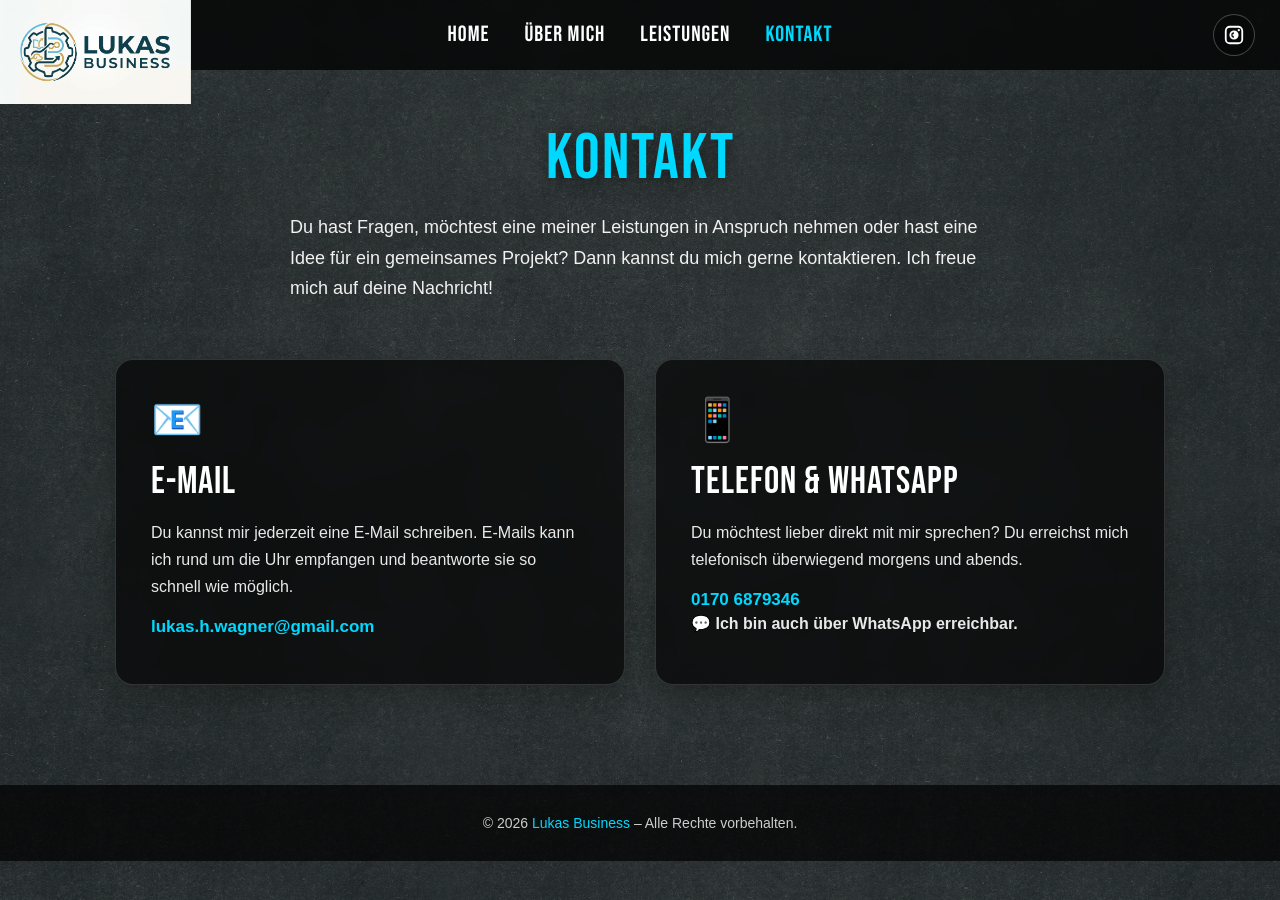
<file: contact.html>
<!DOCTYPE html>
<html lang="de">

<head>

  <meta charset="UTF-8">

  <meta name="viewport" content="width=device-width, initial-scale=1.0">

  <title>Kontakt | Lukas Business</title>

  <link rel="icon" type="image/jpg" href="tabbild.jpg">

  <!-- Bebas Neue -->
  <link rel="preconnect" href="https://fonts.googleapis.com">
  <link rel="preconnect" href="https://fonts.gstatic.com" crossorigin>

  <link
    href="https://fonts.googleapis.com/css2?family=Bebas+Neue&display=swap"
    rel="stylesheet"
  >

  <style>

    /* =========================
       GRUNDLAYOUT
    ========================= */

    * {
      box-sizing: border-box;
    }

    html,
    body {
      margin: 0;
      padding: 0;
    }

    html {
      scroll-behavior: smooth;
      background-color: #000;
    }

    body {
      font-family: Arial, sans-serif;

      background-color: #000;
      background-image: url("backgroundimage.jpg");
      background-size: cover;
      background-position: center;
      background-attachment: fixed;
      background-repeat: no-repeat;

      min-height: 100vh;

      color: white;
      color-scheme: dark;

      -webkit-font-smoothing: antialiased;
      text-rendering: optimizeLegibility;
    }


    /* =========================
       LINKS
    ========================= */

    a {
      -webkit-tap-highlight-color: transparent;
      -webkit-touch-callout: none;
      -webkit-user-select: none;
      user-select: none;
    }

    a:focus,
    a:active,
    a:visited {
      outline: none;
    }


    /* =========================
       NAVIGATION
    ========================= */

    nav {
      position: fixed;

      top: 0;
      left: 0;

      z-index: 1000;

      width: 100%;
      height: 70px;

      background-color: rgba(0, 0, 0, 0.75);

      padding: 0 30px;

      display: flex;
      align-items: center;

      backdrop-filter: blur(8px);
      -webkit-backdrop-filter: blur(8px);
    }


    nav ul {
      list-style: none;

      display: flex;

      justify-content: center;
      align-items: center;

      gap: 35px;

      width: 100%;

      margin: 0;
      padding: 0;
    }


    nav li {
      margin: 0;
      padding: 0;
    }


    /* =========================
       MENÜPUNKTE
    ========================= */

    nav a {
      display: inline-block;

      font-family: "Bebas Neue", sans-serif;

      text-decoration: none;

      color: white;

      font-size: 22px;

      line-height: 70px;

      letter-spacing: 1px;

      font-weight: 400;
      font-style: normal;

      font-synthesis: none;
      font-variation-settings: normal;

      -webkit-tap-highlight-color: transparent;
      -webkit-font-smoothing: antialiased;

      text-rendering: geometricPrecision;

      transition: color 0.25s ease;

      outline: none;
    }


    nav a:hover {
      color: #00d9ff;
    }


    nav a:focus,
    nav a:active {
      outline: none;
      text-decoration: none;
    }


    nav a.active {
      color: #00d9ff;
    }


    /* =========================
       INSTAGRAM IM MENÜ
    ========================= */

    .instagram-link {
      position: absolute;

      top: 50%;
      right: 25px;

      transform: translateY(-50%);

      width: 42px;
      height: 42px;

      display: flex;

      align-items: center;
      justify-content: center;

      color: white;

      text-decoration: none;

      border: 1px solid rgba(255, 255, 255, 0.25);

      border-radius: 50%;

      background: rgba(0, 0, 0, 0.35);

      transition:
        color 0.25s ease,
        border-color 0.25s ease,
        background-color 0.25s ease;

      z-index: 1002;

      outline: none;
    }


    .instagram-link svg {
      width: 22px;
      height: 22px;

      display: block;

      fill: currentColor;
    }


    .instagram-link:hover {
      color: #00d9ff;

      border-color: #00d9ff;

      background: rgba(0, 0, 0, 0.65);
    }


    .instagram-link:focus,
    .instagram-link:active,
    .instagram-link:visited {
      outline: none;
      text-decoration: none;
    }


    /* =========================
       LOGO
    ========================= */

    .logo {
      position: absolute;

      top: 0;
      left: 0;

      width: 250px;
      height: 104px;

      object-fit: contain;
      object-position: left center;

      display: block;

      z-index: 1001;

      pointer-events: none;
    }


    /* =========================
       KONTAKTBEREICH
    ========================= */

    .kontakt {
      max-width: 1100px;

      margin: 0 auto;

      padding: 120px 25px 80px;
    }


    /* =========================
       ÜBERSCHRIFT
    ========================= */

    .kontakt-header {
      text-align: center;

      margin-bottom: 55px;
    }


    .kontakt-header h1 {
      font-family: "Bebas Neue", sans-serif;

      font-size: 64px;

      font-weight: 400;

      letter-spacing: 2px;

      margin: 0 0 15px;

      color: #00d9ff;

      text-shadow:
        0 4px 15px rgba(0, 0, 0, 0.5);
    }


    .kontakt-header p {
      max-width: 700px;

      margin: 0 auto;

      font-family: Arial, sans-serif;

      font-size: 18px;

      line-height: 1.7;

      color: #f1f1f1;
        text-align: left;
    }


    /* =========================
       KONTAKT-KARTEN
    ========================= */

    .kontakt-grid {
      display: grid;

      grid-template-columns: repeat(2, 1fr);

      gap: 30px;
    }


    .kontakt-card {
      background: rgba(0, 0, 0, 0.65);

      border: 1px solid rgba(255, 255, 255, 0.15);

      border-radius: 18px;

      padding: 35px;

      min-height: 260px;

      backdrop-filter: blur(10px);
      -webkit-backdrop-filter: blur(10px);

      box-shadow:
        0 10px 30px rgba(0, 0, 0, 0.25);

      transition:
        transform 0.3s ease,
        box-shadow 0.3s ease,
        border-color 0.3s ease;
    }


    .kontakt-card:hover {
      transform: translateY(-8px);

      border-color: #00d9ff;

      box-shadow:
        0 15px 40px rgba(0, 217, 255, 0.2);
    }


    /* =========================
       ICON
    ========================= */

    .kontakt-icon {
      font-size: 42px;

      margin-bottom: 15px;
    }


    /* =========================
       KARTEN ÜBERSCHRIFT
    ========================= */

    .kontakt-card h2 {
      font-family: "Bebas Neue", sans-serif;

      font-size: 38px;

      font-weight: 400;

      letter-spacing: 1px;

      margin: 0 0 15px;

      color: white;
    }


    /* =========================
       TEXT
    ========================= */

    .kontakt-card p {
      font-family: Arial, sans-serif;

      font-size: 16px;

      line-height: 1.7;

      color: #e8e8e8;

      margin: 0 0 12px;
    }


    /* =========================
       KONTAKT-LINKS
    ========================= */

    .kontakt-link {
      display: inline-block;

      color: #00d9ff;

      font-family: Arial, sans-serif;

      font-weight: bold;

      text-decoration: none;

      font-size: 17px;

      margin-top: 5px;

      transition: color 0.3s ease;
    }


    .kontakt-link:hover {
      color: white;
    }


    /* =========================
       WHATSAPP HINWEIS
    ========================= */

    .whatsapp-hinweis {
      margin-top: 20px;

      font-weight: bold;

      color: #ffffff;
    }


    /* =========================
       FOOTER
    ========================= */

    footer {
      text-align: center;

      padding: 30px 20px;

      background: rgba(0, 0, 0, 0.7);

      margin-top: 20px;
    }


    footer p {
      margin: 0;

      font-family: Arial, sans-serif;

      font-size: 14px;

      color: #ccc;

      font-weight: normal;
    }


    /* =========================
       LUKAS BUSINESS IM FOOTER
    ========================= */

    .footer-brand {
      color: #00d9ff;

      font-weight: normal;
    }


    /* =========================
       MOBILE
    ========================= */

    @media (max-width: 700px) {

      body {
        background-attachment: scroll;

        background-position: center top;
      }


      /* =========================
         MOBILE NAVIGATION
      ========================= */

      nav {
        height: 60px;

        padding: 0 8px;
      }


      nav ul {
        display: flex;

        flex-direction: row;

        justify-content: flex-end;

        align-items: center;

        gap: 10px;

        width: 100%;

        margin: 0;

        padding: 0 48px 0 90px;
      }


      nav a {
        font-size: 16px;

        line-height: 60px;

        letter-spacing: 0;

        font-weight: 400;
      }


      nav a:hover {
        color: #00d9ff;
      }


      nav a.active {
        color: #00d9ff;
      }


      /* =========================
         MOBILE INSTAGRAM
      ========================= */

      .instagram-link {
        width: 36px;
        height: 36px;

        right: 8px;
      }


      .instagram-link svg {
        width: 19px;
        height: 19px;
      }


      /* =========================
         MOBILE LOGO
      ========================= */

      .logo {
        top: 0;

        left: 0;

        width: 135px;

        height: 58px;

        object-fit: contain;

        object-position: left center;
      }


      /* =========================
         KONTAKT
      ========================= */

      .kontakt {
        padding: 80px 20px 60px;
      }


      .kontakt-header {
        margin-bottom: 40px;
      }


      .kontakt-header h1 {
        font-size: 48px;
      }


      .kontakt-header p {
        font-size: 16px;
      }


      .kontakt-grid {
        grid-template-columns: 1fr;

        gap: 20px;
      }


      .kontakt-card {
        padding: 28px;

        min-height: auto;
      }


      .kontakt-card h2 {
        font-size: 34px;
      }


      .kontakt-icon {
        font-size: 38px;
      }

    }


    /* =========================
       SEHR KLEINE HANDYS
    ========================= */

    @media (max-width: 450px) {

      /* =========================
         INSTAGRAM
      ========================= */

      .instagram-link {
        width: 34px;
        height: 34px;

        right: 7px;
      }


      .instagram-link svg {
        width: 18px;
        height: 18px;
      }


      /* =========================
         NAVIGATION
      ========================= */

      nav {
        height: 50px;

        padding: 0 6px;
      }


      nav ul {
        gap: 7px;

        padding: 0 42px 0 75px;
      }


      nav a {
        font-size: 14px;

        line-height: 50px;

        letter-spacing: 0;

        font-weight: 400;
      }


      nav a:hover {
        color: #00d9ff;
      }


      nav a.active {
        color: #00d9ff;
      }


      /* =========================
         LOGO
      ========================= */

      .logo {
        width: 110px;

        height: 48px;
      }


      /* =========================
         KONTAKT
      ========================= */

      .kontakt {
        padding-top: 70px;

        padding-left: 15px;
        padding-right: 15px;
      }


      .kontakt-header h1 {
        font-size: 42px;
      }


      .kontakt-header p {
        font-size: 15px;

        line-height: 1.65;
      }


      .kontakt-card {
        padding: 25px 20px;

        border-radius: 16px;
      }


      .kontakt-card h2 {
        font-size: 30px;
      }


      .kontakt-card p {
        font-size: 15px;

        line-height: 1.6;
      }


      .kontakt-link {
        font-size: 16px;
      }


      /* =========================
         FOOTER
      ========================= */

      footer {
        padding: 18px 12px;

        font-size: 12px;

        line-height: 1.5;
      }


      footer p {
        font-size: 12px;
      }

    }

  </style>

</head>


<body>


  <!-- =========================
       NAVIGATION
  ========================= -->

  <nav>

    <img
      src="logoone.png"
      alt="Lukas Business Logo"
      class="logo"
    >


    <!-- INSTAGRAM -->

    <a
      class="instagram-link"
      href="https://www.instagram.com/eduki.luki/"
      target="_blank"
      rel="noopener noreferrer"
      aria-label="Instagram"
      title="Instagram"
    >

      <svg
        viewBox="0 0 24 24"
        aria-hidden="true"
      >

        <path d="M7.5 2h9A5.5 5.5 0 0 1 22 7.5v9a5.5 5.5 0 0 1-5.5 5.5h-9A5.5 5.5 0 0 1 2 16.5v-9A5.5 5.5 0 0 1 7.5 2zm0 2A3.5 3.5 0 0 0 4 7.5v9A3.5 3.5 0 0 0 7.5 20h9a3.5 3.5 0 0 0 3.5-3.5v-9A3.5 3.5 0 0 0 16.5 4h-9zm9.75 1.5a1.25 1.25 0 1 1 0 2.5 1.25 1.25 0 0 1 0-2.5zM12 7a5 5 0 1 1 0 10 5 5 0 0 1 0-10zm0 2a3 3 0 1 0 0 6 3 3 0 0 0-3-3 3 3 0 0 0 3-3z"/>

      </svg>

    </a>


    <ul>

      <li>
        <a href="index.html">
          Home
        </a>
      </li>


      <li>
        <a href="about.html">
          Über mich
        </a>
      </li>


      <li>
        <a href="services.html">
          Leistungen
        </a>
      </li>


      <li>
        <a
          href="contact.html"
          class="active"
          aria-current="page"
        >
          Kontakt
        </a>
      </li>

    </ul>

  </nav>


  <!-- =========================
       KONTAKT
  ========================= -->

  <main class="kontakt">


    <div class="kontakt-header">

      <h1>
        Kontakt
      </h1>

      <p>
        Du hast Fragen, möchtest eine meiner Leistungen in Anspruch nehmen
        oder hast eine Idee für ein gemeinsames Projekt?
        Dann kannst du mich gerne kontaktieren.
        Ich freue mich auf deine Nachricht!
      </p>

    </div>


    <div class="kontakt-grid">


      <!-- =========================
           E-MAIL
      ========================= -->

      <section class="kontakt-card">

        <div class="kontakt-icon">
          📧
        </div>

        <h2>
          E-Mail
        </h2>

        <p>
          Du kannst mir jederzeit eine E-Mail schreiben.
          E-Mails kann ich rund um die Uhr empfangen und
          beantworte sie so schnell wie möglich.
        </p>

        <a
          href="mailto:lukas.h.wagner@gmail.com"
          class="kontakt-link"
        >
          lukas.h.wagner@gmail.com
        </a>

      </section>


      <!-- =========================
           TELEFON & WHATSAPP
      ========================= -->

      <section class="kontakt-card">

        <div class="kontakt-icon">
          📱
        </div>

        <h2>
          Telefon & WhatsApp
        </h2>

        <p>
          Du möchtest lieber direkt mit mir sprechen?
          Du erreichst mich telefonisch überwiegend morgens
          und abends.
        </p>

        <a
          href="tel:+491706879346"
          class="kontakt-link"
        >
          0170 6879346
        </a>

        <p class="whatsapp-hinweis">
          💬 Ich bin auch über WhatsApp erreichbar.
        </p>

      </section>


    </div>

  </main>


  <!-- =========================
       FOOTER
  ========================= -->

  <footer>

    <p>
      © 2026
      <span class="footer-brand">
        Lukas Business
      </span>
      – Alle Rechte vorbehalten.
    </p>

  </footer>


</body>
</html>
</file>
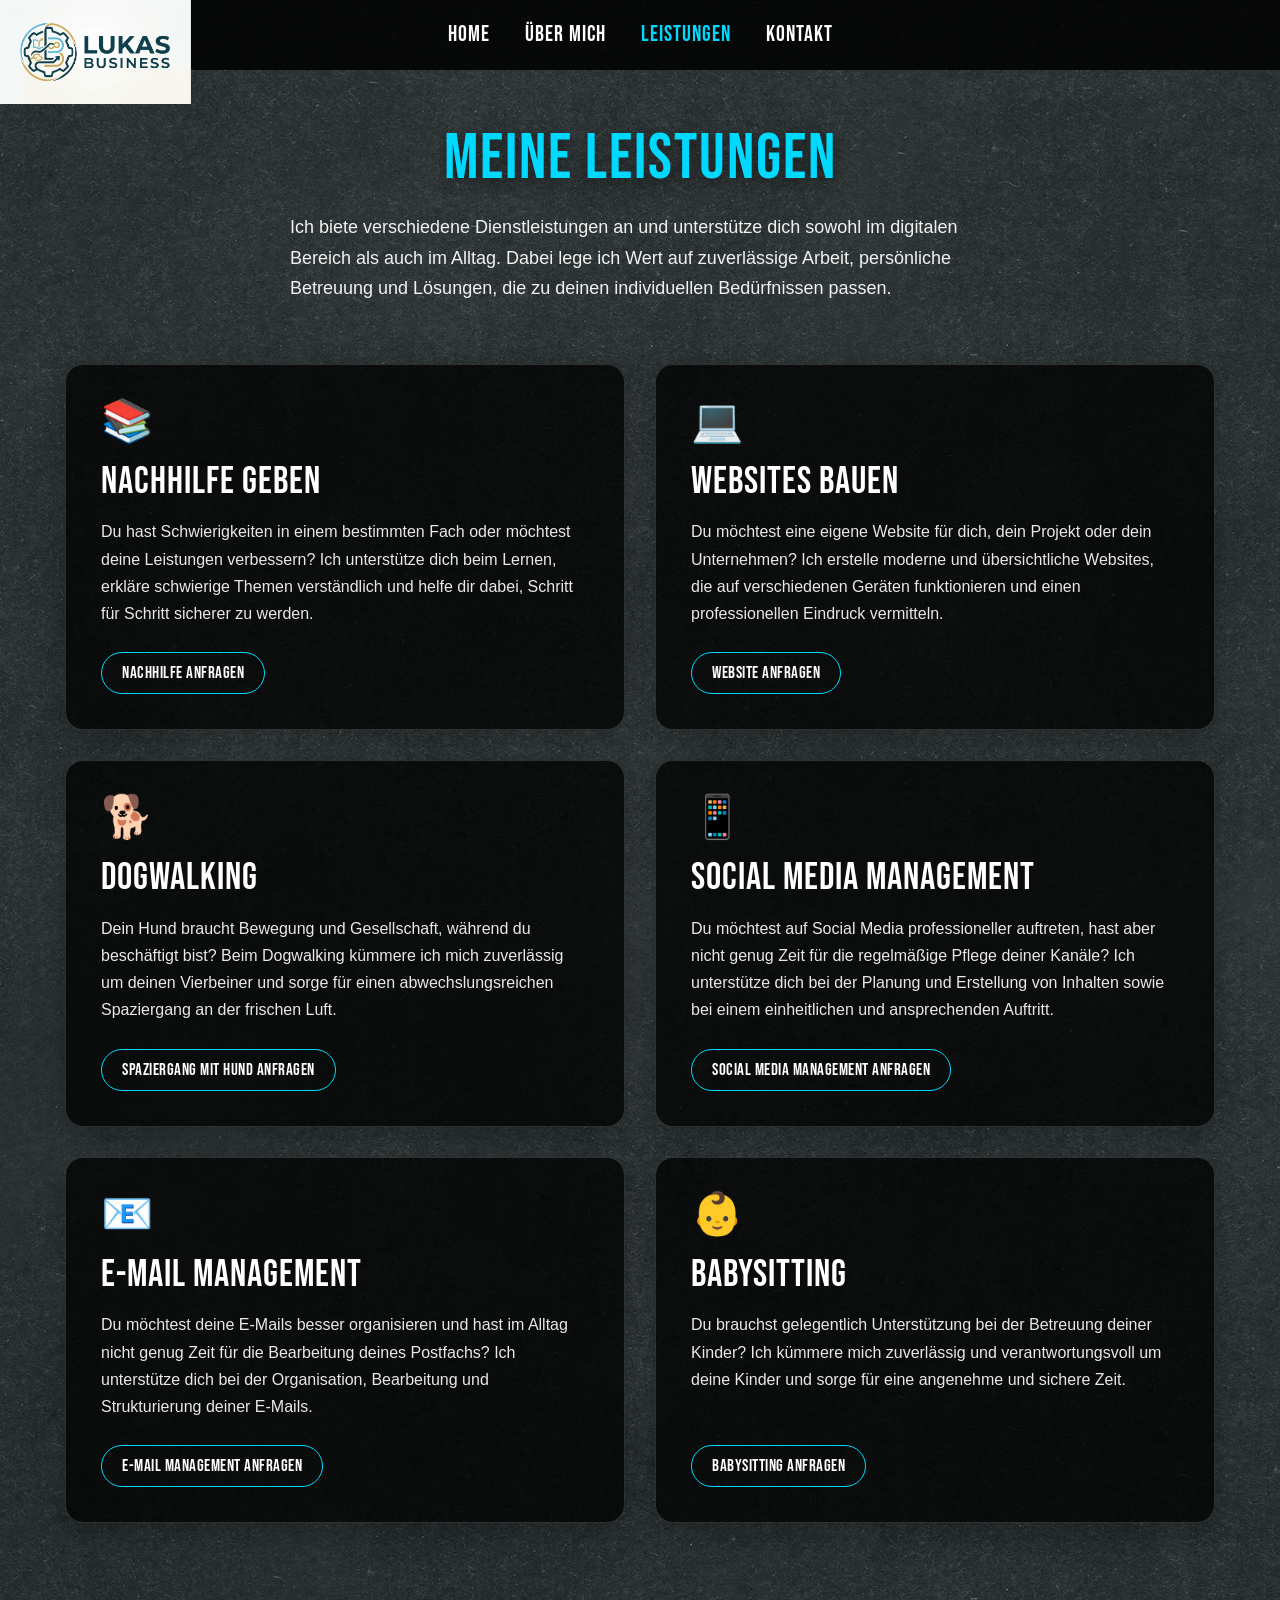
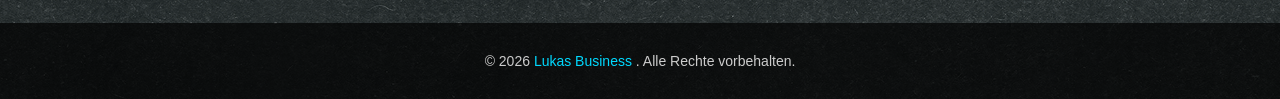
<file: services.html>
<!DOCTYPE html>
<html lang="de">
<head>
  <meta charset="UTF-8">
  <meta name="viewport" content="width=device-width, initial-scale=1.0">

  <title>Leistungen | Lukas Business</title>
    <link rel="icon" type="image/jpg" href="tabbild.jpg">


  <!-- Hintergrundbild früh laden -->
  <link rel="preload" as="image" href="backgroundimage.jpg">

  <!-- Bebas Neue -->
  <link rel="preconnect" href="https://fonts.googleapis.com">
  <link rel="preconnect" href="https://fonts.gstatic.com" crossorigin>

  <link
    href="https://fonts.googleapis.com/css2?family=Bebas+Neue&display=swap"
    rel="stylesheet"
  >

  <style>
    * {
      box-sizing: border-box;
    }

    html,
    body {
      margin: 0;
      padding: 0;
      width: 100%;
      min-height: 100%;
      background-color: #000;
      overflow-x: clip;
    }

    body {
      font-family: Arial, sans-serif;

      background-color: #000;
      background-image: url("backgroundimage.jpg");
      background-size: cover;
      background-position: center center;
      background-repeat: no-repeat;

      min-height: 100vh;

      color: white;

      overflow-x: clip;
    }


    /* =========================
       NAVIGATION
       ========================= */

    nav {
      position: fixed;
      top: 0;
      left: 0;

      z-index: 1000;

      width: 100%;
      height: 70px;

      background-color: rgba(0, 0, 0, 0.85);

      padding: 0 30px;

      display: flex;
      align-items: center;
    }

    nav ul {
      list-style: none;

      display: flex;
      justify-content: center;
      align-items: center;

      gap: 35px;

      width: 100%;

      margin: 0;
      padding: 0;
    }

    nav li {
      margin: 0;
      padding: 0;
    }

    nav a {
      font-family: "Bebas Neue", sans-serif;

      text-decoration: none;
      color: white;

      font-size: 22px;
      line-height: 70px;

      letter-spacing: 1px;

      font-weight: normal;

      white-space: nowrap;

      transition: color 0.3s ease;
    }

    nav a:hover,
    nav a.active {
      color: #00d9ff;
    }


    /* =========================
       LOGO
       ========================= */

    .logo {
      position: absolute;

      top: 0;
      left: 0;

      width: 250px;
      height: 104px;

      object-fit: contain;
      object-position: left center;

      display: block;

      z-index: 1001;
    }


    /* =========================
       LEISTUNGEN
       ========================= */

    .leistungen {
      width: 100%;
      max-width: 1200px;

      margin: 0 auto;

      padding: 120px 25px 80px;
    }


    /* =========================
       ÜBERSCHRIFT
       ========================= */

    .leistungen-header {
      width: 100%;

      text-align: center;

      margin-bottom: 60px;
    }

    .leistungen-header h1 {
      font-family: "Bebas Neue", sans-serif;

      font-size: 64px;

      font-weight: normal;

      letter-spacing: 2px;

      margin: 0 0 15px;

      color: #00d9ff;

      text-shadow: 0 4px 15px rgba(0, 0, 0, 0.5);
    }

    .leistungen-header p {
      width: 100%;
      max-width: 700px;

      margin: 0 auto;

      font-family: Arial, sans-serif;

      font-size: 18px;
      line-height: 1.7;

      color: #f1f1f1;

      text-align: left;
    }


    /* =========================
       LEISTUNGS-KARTEN
       ========================= */

    .leistungen-grid {
      width: 100%;

      display: grid;

      grid-template-columns: repeat(2, minmax(0, 1fr));

      gap: 30px;

      align-items: stretch;
    }

    .leistung {
      width: 100%;
      min-width: 0;

      background: rgba(0, 0, 0, 0.75);

      border: 1px solid rgba(255, 255, 255, 0.15);

      border-radius: 18px;

      padding: 35px;

      min-height: 300px;

      box-shadow: 0 10px 30px rgba(0, 0, 0, 0.25);

      transition:
        transform 0.3s ease,
        box-shadow 0.3s ease,
        border-color 0.3s ease;

      display: flex;

      flex-direction: column;

      align-items: flex-start;
    }

    .leistung:hover {
      transform: translateY(-8px);

      border-color: #00d9ff;

      box-shadow: 0 15px 40px rgba(0, 217, 255, 0.2);
    }

    .leistung-icon {
      width: 100%;

      font-size: 42px;

      line-height: 1;

      margin: 0 0 18px;

      text-align: left;
    }

    .leistung h2 {
      width: 100%;

      font-family: "Bebas Neue", sans-serif;

      font-size: 38px;

      font-weight: normal;

      letter-spacing: 1px;

      margin: 0 0 15px;

      color: white;

      text-align: left;

      line-height: 1.15;
    }

    .leistung p {
      width: 100%;

      font-family: Arial, sans-serif;

      font-size: 16px;

      line-height: 1.7;

      color: #e8e8e8;

      margin: 0 0 25px;

      text-align: left;
    }


    /* =========================
       BUTTONS
       ========================= */

    .leistung-button {
      display: inline-block;

      padding: 10px 20px;

      margin-top: auto;

      border: 1px solid #00d9ff;

      border-radius: 25px;

      color: white;

      text-decoration: none;

      font-family: "Bebas Neue", sans-serif;

      font-size: 17px;

      letter-spacing: 0.5px;

      white-space: nowrap;

      transition:
        background-color 0.3s ease,
        color 0.3s ease;
    }

    .leistung-button:hover {
      background-color: #00d9ff;

      color: black;
    }


    /* =========================
       FOOTER
       ========================= */

    footer {
      width: 100%;

      text-align: center;

      padding: 30px 20px;

      background: rgba(0, 0, 0, 0.7);

      margin-top: 20px;

      overflow: hidden;
    }

    footer p {
      margin: 0;

      font-family: Arial, sans-serif;

      font-size: 14px;

      color: #ccc;
    }

    .footer-brand {
      color: #00d9ff;

      font-weight: normal;
    }


    /* =========================
       TABLET / HANDY
       ========================= */

    @media (max-width: 700px) {

      nav {
        height: 60px;

        padding: 0 10px;
      }

      nav ul {
        display: flex;

        flex-direction: row;

        justify-content: flex-end;

        align-items: center;

        gap: 14px;

        width: 100%;

        margin: 0;

        padding: 0 0 0 100px;
      }

      nav a {
        font-size: 17px;

        line-height: 60px;

        letter-spacing: 0.5px;
      }


      /* Logo */

      .logo {
        top: 0;
        left: 0;

        width: 150px;
        height: 62px;

        object-fit: contain;
        object-position: left center;
      }


      /* Leistungen */

      .leistungen {
        width: 100%;

        padding: 80px 20px 60px;
      }

      .leistungen-header {
        margin-bottom: 40px;

        text-align: center;
      }

      .leistungen-header h1 {
        font-size: 48px;
      }

      .leistungen-header p {
        width: 100%;

        font-size: 16px;

        text-align: center;

        margin: 0 auto;
      }


      /* Karten */

      .leistungen-grid {
        grid-template-columns: 1fr;

        gap: 20px;
      }

      .leistung {
        padding: 28px;

        min-height: auto;
      }

      .leistung h2 {
        font-size: 34px;
      }

      .leistung-icon {
        font-size: 38px;
      }

      .leistung-button {
        white-space: normal;
      }
    }


    /* =========================
       KLEINE HANDYS
       ========================= */

    @media (max-width: 450px) {

      nav {
        height: 50px;

        padding: 0 8px;
      }

      nav ul {
        gap: 9px;

        padding-left: 85px;
      }

      nav a {
        font-size: 15px;

        line-height: 50px;

        letter-spacing: 0;
      }


      /* Logo */

      .logo {
        width: 120px;

        height: 50px;
      }


      /* Leistungen */

      .leistungen {
        padding-top: 70px;

        padding-left: 15px;
        padding-right: 15px;
      }

      .leistungen-header {
        text-align: center;
      }

      .leistungen-header h1 {
        font-size: 42px;
      }

      .leistungen-header p {
        font-size: 16px;

        line-height: 1.7;

        text-align: left;

        margin: 0 auto;
      }

      .leistung {
        padding: 24px;
      }

      .leistung h2 {
        font-size: 32px;
      }

      .leistung p {
        font-size: 15px;
      }
    }

  </style>
</head>


<body>


  <!-- =========================
       NAVIGATION
       ========================= -->

  <nav>

    <img
      src="logoone.png"
      alt="Lukas Business Logo"
      class="logo"
    >

    <ul>

      <li>
        <a href="index.html">
          Home
        </a>
      </li>

      <li>
        <a href="about.html">
          Über mich
        </a>
      </li>

      <li>
        <a href="services.html" class="active">
          Leistungen
        </a>
      </li>

      <li>
        <a href="contact.html">
          Kontakt
        </a>
      </li>

    </ul>

  </nav>


  <!-- =========================
       HAUPTBEREICH
       ========================= -->

  <main class="leistungen">


    <!-- Überschrift -->

    <div class="leistungen-header">

      <h1>
        Meine Leistungen
      </h1>

      <p>
        Ich biete verschiedene Dienstleistungen an und unterstütze
        dich sowohl im digitalen Bereich als auch im Alltag.
        Dabei lege ich Wert auf zuverlässige Arbeit, persönliche Betreuung
        und Lösungen, die zu deinen individuellen Bedürfnissen passen.
      </p>

    </div>


    <!-- =========================
         LEISTUNGS-KARTEN
         ========================= -->

    <div class="leistungen-grid">


      <!-- Nachhilfe -->

      <section class="leistung">

        <div class="leistung-icon">
          📚
        </div>

        <h2>
          Nachhilfe geben
        </h2>

        <p>
          Du hast Schwierigkeiten in einem bestimmten Fach oder möchtest
          deine Leistungen verbessern? Ich unterstütze dich beim Lernen,
          erkläre schwierige Themen verständlich und helfe dir dabei,
          Schritt für Schritt sicherer zu werden.
        </p>

        <a
          href="contact.html"
          class="leistung-button"
        >
          Nachhilfe anfragen
        </a>

      </section>


      <!-- Websites -->

      <section class="leistung">

        <div class="leistung-icon">
          💻
        </div>

        <h2>
          Websites bauen
        </h2>

        <p>
          Du möchtest eine eigene Website für dich, dein Projekt oder
          dein Unternehmen? Ich erstelle moderne und übersichtliche
          Websites, die auf verschiedenen Geräten funktionieren und
          einen professionellen Eindruck vermitteln.
        </p>

        <a
          href="contact.html"
          class="leistung-button"
        >
          Website anfragen
        </a>

      </section>


      <!-- Dogwalking -->

      <section class="leistung">

        <div class="leistung-icon">
          🐕
        </div>

        <h2>
          Dogwalking
        </h2>

        <p>
          Dein Hund braucht Bewegung und Gesellschaft, während du
          beschäftigt bist? Beim Dogwalking kümmere ich mich zuverlässig
          um deinen Vierbeiner und sorge für einen abwechslungsreichen
          Spaziergang an der frischen Luft.
        </p>

        <a
          href="contact.html"
          class="leistung-button"
        >
          Spaziergang mit Hund anfragen
        </a>

      </section>


      <!-- Social Media -->

      <section class="leistung">

        <div class="leistung-icon">
          📱
        </div>

        <h2>
          Social Media Management
        </h2>

        <p>
          Du möchtest auf Social Media professioneller auftreten, hast
          aber nicht genug Zeit für die regelmäßige Pflege deiner Kanäle?
          Ich unterstütze dich bei der Planung und Erstellung von Inhalten
          sowie bei einem einheitlichen und ansprechenden Auftritt.
        </p>

        <a
          href="contact.html"
          class="leistung-button"
        >
          Social Media Management anfragen
        </a>

      </section>


      <!-- E-Mail Management -->

      <section class="leistung">

        <div class="leistung-icon">
          📧
        </div>

        <h2>
          E-Mail Management
        </h2>

        <p>
          Du möchtest deine E-Mails besser organisieren und hast
          im Alltag nicht genug Zeit für die Bearbeitung deines
          Postfachs? Ich unterstütze dich bei der Organisation,
          Bearbeitung und Strukturierung deiner E-Mails.
        </p>

        <a
          href="contact.html"
          class="leistung-button"
        >
          E-Mail Management anfragen
        </a>

      </section>


      <!-- Babysitting -->

      <section class="leistung">

        <div class="leistung-icon">
          👶
        </div>

        <h2>
          Babysitting
        </h2>

        <p>
          Du brauchst gelegentlich Unterstützung bei der Betreuung
          deiner Kinder? Ich kümmere mich zuverlässig und verantwortungsvoll
          um deine Kinder und sorge für eine angenehme und sichere Zeit.
        </p>

        <a
          href="contact.html"
          class="leistung-button"
        >
          Babysitting anfragen
        </a>

      </section>


    </div>

  </main>


  <!-- =========================
       FOOTER
       ========================= -->

  <footer>

    <p>
      © 2026
      <span class="footer-brand">
        Lukas Business
      </span>.
      Alle Rechte vorbehalten.
    </p>

  </footer>


</body>
</html>
</file>
